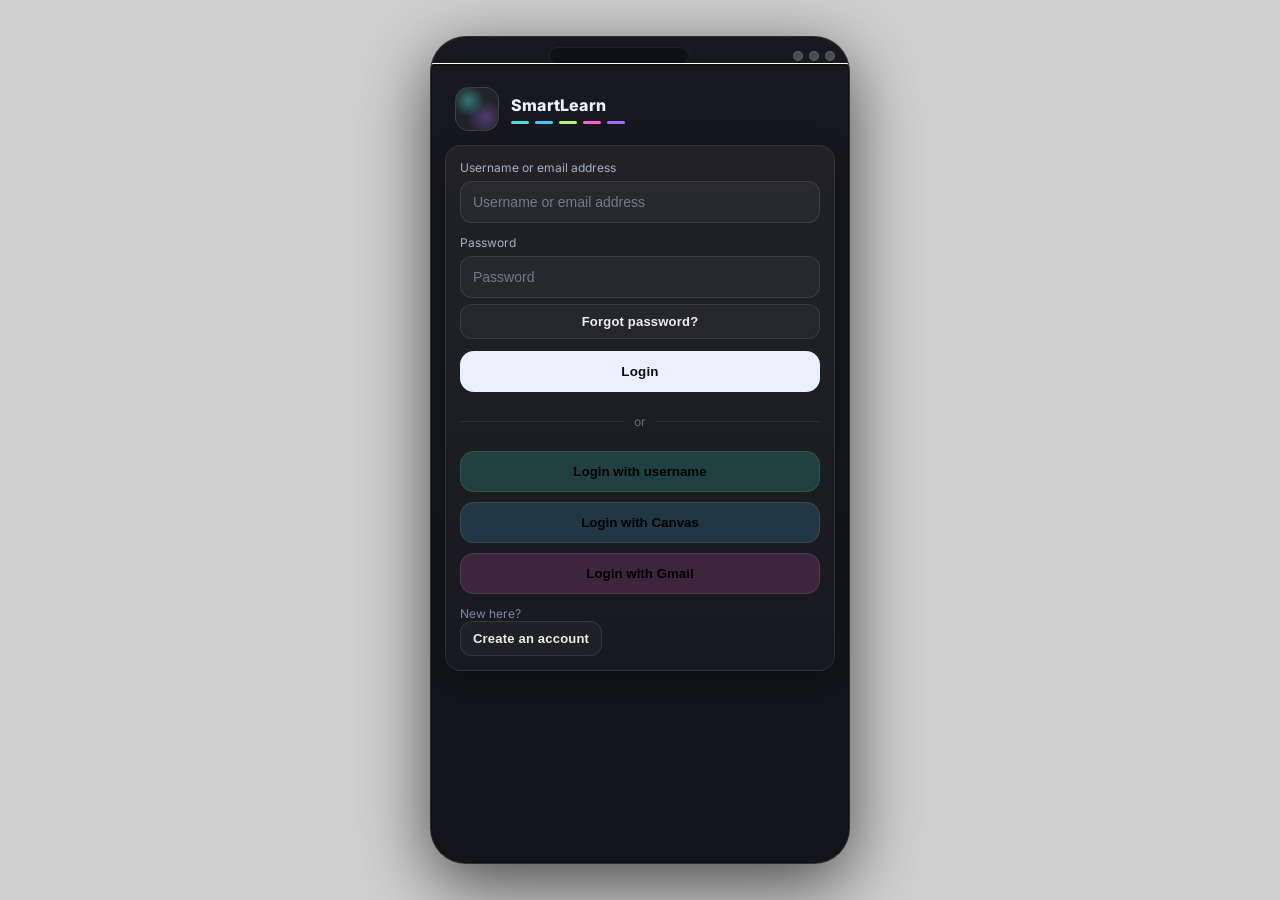
<file: index.html>
<!doctype html>
<html lang="en">
  <head>
    <meta charset="UTF-8" />
    <meta name="viewport" content="width=device-width, initial-scale=1, viewport-fit=cover" />
    <title>SmartLearn (Interactive Prototype)</title>
    <link rel="preconnect" href="https://fonts.googleapis.com" />
    <link rel="preconnect" href="https://fonts.gstatic.com" crossorigin />
    <link
      href="https://fonts.googleapis.com/css2?family=Inter:wght@400;500;600;700&display=swap"
      rel="stylesheet"
    />
    <link rel="stylesheet" href="./styles.css" />
  </head>
  <body>
    <main class="stage" aria-label="SmartLearn prototype">
      <section class="phone" role="application" aria-label="SmartLearn phone UI">
        <header class="statusbar" aria-hidden="true">
          <div class="status-left"></div>
          <div class="status-center"></div>
          <div class="status-right">
            <span class="sb-dot"></span>
            <span class="sb-dot"></span>
            <span class="sb-dot"></span>
          </div>
        </header>

        <header class="topbar" id="topbar">
          <button class="iconbtn" id="btnBack" type="button" aria-label="Back">
            <span aria-hidden="true">&lt;</span>
          </button>
          <div class="topbar-title">
            <div class="crumb" id="crumb"></div>
            <h1 id="title">SmartLearn</h1>
          </div>
        </header>

        <div class="content" id="content" tabindex="-1"></div>

        <nav class="tabbar" id="tabbar" aria-label="Bottom navigation">
          <button class="tab" data-tab="home" type="button" aria-label="Home">
            <span class="tab-ic" aria-hidden="true">⌂</span>
          </button>
          <button class="tab" data-tab="scan" type="button" aria-label="Scan">
            <span class="tab-ic" aria-hidden="true">▣</span>
          </button>
          <button class="tab tab-plus" data-tab="add" type="button" aria-label="Add content">
            <span class="tab-ic" aria-hidden="true">+</span>
          </button>
          <button class="tab" data-tab="resources" type="button" aria-label="Resources">
            <span class="tab-ic" aria-hidden="true">▦</span>
          </button>
          <button class="tab" data-tab="profile" type="button" aria-label="Profile">
            <span class="tab-ic" aria-hidden="true">⦿</span>
          </button>
        </nav>

        <div class="toast" id="toast" role="status" aria-live="polite" aria-atomic="true"></div>

        <dialog class="sheet" id="sheet">
          <form method="dialog" class="sheet-card">
            <div class="sheet-hd">
              <div class="sheet-grip" aria-hidden="true"></div>
              <h2 id="sheetTitle">Sheet</h2>
              <button class="iconbtn" value="cancel" aria-label="Close sheet" type="submit">✕</button>
            </div>
            <div class="sheet-bd" id="sheetBody"></div>
          </form>
        </dialog>
      </section>
    </main>

    <script src="./app.js"></script>
  </body>
</html>
</file>
<file: styles.css>
:root{
  --bg:#0f1116;
  --panel:#141821;
  --panel2:#0e131b;
  --stroke:#242a35;
  --stroke2:#2f3949;
  --text:#eef2f8;
  --muted:#a9b2c0;
  --muted2:#7d889a;
  --shadow: 0 20px 70px rgba(0,0,0,.65);
  --radius: 16px;
  --radius2: 12px;

  --aqua:#3fe2cf;
  --teal:#48c7ff;
  --lime:#b6f37a;
  --pink:#ff5fd1;
  --purple:#a26bff;
  --amber:#ffc25a;

  --btn:#eaf0ff;
  --btnText:#0b0d11;
}

*{ box-sizing:border-box; }
html,body{ height:100%; }
body{
  margin:0;
  font-family:Inter, system-ui, -apple-system, Segoe UI, Roboto, Arial, sans-serif;
  background:#d0d0d0;
  color:var(--text);
}

.stage{
  min-height:100%;
  display:grid;
  place-items:center;
  padding:28px 18px;
}

.phone{
  width:min(420px, 92vw);
  height:min(860px, 92vh);
  background: linear-gradient(180deg, rgba(255,255,255,.035), rgba(255,255,255,.01)) , var(--bg);
  border:1px solid rgba(255,255,255,.10);
  border-radius: 36px;
  box-shadow: var(--shadow);
  position:relative;
  overflow:hidden;
  display:flex;
  flex-direction:column;
}

.statusbar{
  height:28px;
  padding: 10px 14px 0 14px;
  display:flex;
  align-items:center;
  justify-content:space-between;
  color:rgba(255,255,255,.6);
  font-size:12px;
}
.status-center{
  width:140px;
  height:18px;
  border-radius:999px;
  background: rgba(0,0,0,.35);
  border:1px solid rgba(255,255,255,.08);
}
.status-right{ display:flex; gap:6px; align-items:center;}
.sb-dot{
  width:10px; height:10px; border-radius:50%;
  background: rgba(255,255,255,.22);
  border:1px solid rgba(255,255,255,.10);
}

.topbar{
  display:flex;
  align-items:center;
  gap:10px;
  padding: 10px 14px 8px 14px;
  border-bottom: 1px solid rgba(255,255,255,.06);
  background: linear-gradient(180deg, rgba(0,0,0,.35), transparent);
}
.topbar.hidden{ display:none; }

.iconbtn{
  width:36px; height:36px;
  display:grid; place-items:center;
  border-radius: 12px;
  border:1px solid rgba(255,255,255,.10);
  background: rgba(255,255,255,.04);
  color:rgba(255,255,255,.92);
  cursor:pointer;
}
.iconbtn:active{ transform: translateY(1px); }
.iconbtn[disabled]{ opacity:.45; cursor:not-allowed; }

.topbar-title{ flex:1; min-width:0; }
.crumb{
  font-size:12px;
  color:var(--muted2);
  min-height:16px;
  white-space:nowrap;
  overflow:hidden;
  text-overflow:ellipsis;
}
h1{
  font-size:16px;
  margin:0;
  font-weight:700;
  letter-spacing:.2px;
}

.content{
  flex:1;
  overflow:auto;
  padding: 14px 14px 18px 14px;
}

.tabbar{
  height:74px;
  display:flex;
  gap:10px;
  padding: 10px 12px 16px 12px;
  align-items:flex-end;
  border-top: 1px solid rgba(255,255,255,.06);
  background: linear-gradient(0deg, rgba(0,0,0,.45), transparent);
}
.tab{
  flex:1;
  border:1px solid rgba(255,255,255,.10);
  background: rgba(255,255,255,.02);
  color: rgba(255,255,255,.84);
  border-radius: 18px;
  padding:10px 10px;
  cursor:pointer;
  display:flex;
  align-items:center;
  justify-content:center;
  gap:8px;
  min-height:48px;
}
.tab .tab-ic{ font-size:16px; }
.tab .tab-tx{ font-size:12px; font-weight:600; letter-spacing:.2px; }
.tab[aria-current="page"]{
  border-color: rgba(63,226,207,.40);
  box-shadow: 0 0 0 1px rgba(63,226,207,.22) inset;
  background: rgba(63,226,207,.07);
}
.tab-plus{
  flex:0 0 60px;
  min-height:60px;
  border-radius: 22px;
  background: linear-gradient(180deg, rgba(63,226,207,.25), rgba(72,199,255,.12));
  border-color: rgba(63,226,207,.28);
}
.tab-plus .tab-ic{ font-size:22px; font-weight:700; }

.card{
  background: linear-gradient(180deg, rgba(255,255,255,.045), rgba(255,255,255,.02));
  border:1px solid rgba(255,255,255,.09);
  border-radius: var(--radius);
  padding:14px;
  box-shadow: 0 12px 35px rgba(0,0,0,.32);
}
.stack{ display:flex; flex-direction:column; gap:12px; }
.row{ display:flex; gap:10px; }
.row > *{ flex:1; }
.spacer{ height:6px; }

.brand{
  padding: 8px 10px 14px 10px;
  display:flex;
  align-items:center;
  gap:12px;
}
.brand-mark{
  width:44px; height:44px;
  border-radius: 14px;
  background: radial-gradient(24px 24px at 30% 30%, rgba(63,226,207,.45), transparent 65%),
              radial-gradient(28px 28px at 70% 70%, rgba(162,107,255,.35), transparent 65%),
              rgba(255,255,255,.05);
  border:1px solid rgba(255,255,255,.10);
}
.brand-name{
  font-weight:800;
  letter-spacing:.2px;
}
.brand-bar{
  display:flex;
  gap:6px;
  margin-top:6px;
}
.brand-bar span{
  display:block; height:3px; width:18px; border-radius:999px;
}
.b1{ background:var(--aqua); }
.b2{ background:var(--teal); }
.b3{ background:var(--lime); }
.b4{ background:var(--pink); }
.b5{ background:var(--purple); }

.field{
  display:flex;
  flex-direction:column;
  gap:6px;
}
.label{
  font-size:12px;
  color:var(--muted);
}
input, textarea, select{
  width:100%;
  border-radius: 12px;
  border:1px solid rgba(255,255,255,.10);
  background: rgba(255,255,255,.04);
  color: var(--text);
  padding: 12px 12px;
  font-size:14px;
  outline:none;
}
textarea{ min-height:120px; resize:none; }
input::placeholder, textarea::placeholder{ color: rgba(169,178,192,.6); }
input:focus, textarea:focus, select:focus{
  border-color: rgba(63,226,207,.35);
  box-shadow: 0 0 0 2px rgba(63,226,207,.14);
}

.btn{
  border:none;
  background: rgba(255,255,255,.06);
  color: rgba(255,255,255,.92);
  padding: 12px 14px;
  border-radius: 14px;
  cursor:pointer;
  font-weight:700;
  letter-spacing:.2px;
  display:flex;
  align-items:center;
  justify-content:center;
  gap:8px;
  border:1px solid rgba(255,255,255,.10);
}
.btn:active{ transform: translateY(1px); }
.btn.primary{
  background: #e8f1ff;
  color: var(--btnText);
  border-color: rgba(234,240,255,.2);
}
.btn.ghost{
  background: rgba(255,255,255,.03);
}
.btn.pill{
  border-radius:999px;
  padding: 10px 14px;
  font-weight:700;
}
.btn.sm{ padding: 9px 12px; border-radius: 12px; font-size:13px; }

.altlist{ display:flex; flex-direction:column; gap:10px; }
.alt{
  border-radius: 14px;
  padding: 12px 14px;
  border:1px solid rgba(255,255,255,.10);
  cursor:pointer;
  font-weight:700;
  display:flex;
  justify-content:center;
}
.alt.aqua{ background: rgba(63,226,207,.18); }
.alt.teal{ background: rgba(72,199,255,.16); }
.alt.pink{ background: rgba(255,95,209,.16); }

.subtle{
  font-size:12px;
  color:var(--muted2);
}
.divider{
  display:flex;
  align-items:center;
  gap:10px;
  color: rgba(169,178,192,.55);
  font-size:12px;
  margin: 10px 0;
}
.divider:before,.divider:after{
  content:"";
  height:1px;
  flex:1;
  background: rgba(255,255,255,.08);
}

.list{
  display:flex;
  flex-direction:column;
  gap:10px;
}
.item{
  border-radius: var(--radius2);
  border:1px solid rgba(255,255,255,.10);
  background: rgba(255,255,255,.03);
  padding: 12px 12px;
  display:flex;
  align-items:center;
  gap:10px;
  cursor:pointer;
}
.item:active{ transform: translateY(1px); }
.ic{
  width:36px; height:36px;
  border-radius: 12px;
  display:grid; place-items:center;
  background: rgba(255,255,255,.06);
  border: 1px solid rgba(255,255,255,.10);
  color: rgba(255,255,255,.9);
}
.it-main{ flex:1; min-width:0; }
.it-title{ font-weight:800; font-size:14px; }
.it-sub{ font-size:12px; color:var(--muted2); margin-top:4px; white-space:nowrap; overflow:hidden; text-overflow:ellipsis; }
.chev{ color: rgba(255,255,255,.6); font-weight:900; }

.pillrow{ display:flex; gap:10px; flex-wrap:wrap; }
.pill{
  border-radius:999px;
  padding: 10px 12px;
  border:1px solid rgba(255,255,255,.10);
  background: rgba(255,255,255,.03);
  font-weight:800;
  cursor:pointer;
  display:flex;
  align-items:center;
  gap:8px;
}

.kpi{
  display:grid;
  grid-template-columns: 1fr 1fr;
  gap:10px;
}
.kpi .box{
  border-radius: var(--radius2);
  padding: 12px;
  background: rgba(255,255,255,.03);
  border:1px solid rgba(255,255,255,.08);
}
.kpi .num{ font-size:18px; font-weight:900; }
.kpi .cap{ font-size:12px; color:var(--muted2); margin-top:6px; }

.progress{
  height:10px;
  background: rgba(255,255,255,.06);
  border:1px solid rgba(255,255,255,.08);
  border-radius:999px;
  overflow:hidden;
}
.progress > div{
  height:100%;
  width:40%;
  background: linear-gradient(90deg, rgba(63,226,207,.9), rgba(72,199,255,.75));
}

.toast{
  position:absolute;
  left:12px; right:12px;
  bottom: 92px;
  padding: 12px 12px;
  border-radius: 14px;
  background: rgba(10,12,16,.88);
  border:1px solid rgba(255,255,255,.12);
  box-shadow: 0 12px 40px rgba(0,0,0,.45);
  color: rgba(255,255,255,.92);
  transform: translateY(18px);
  opacity:0;
  pointer-events:none;
  transition: opacity .18s ease, transform .18s ease;
  font-size:13px;
}
.toast.show{ opacity:1; transform: translateY(0); }

.sheet{
  border:none;
  padding:0;
  width:min(420px, 92vw);
  border-radius: 22px;
  background: transparent;
}
.sheet::backdrop{
  background: rgba(0,0,0,.55);
}
.sheet-card{
  border-radius: 22px;
  background: linear-gradient(180deg, rgba(255,255,255,.05), rgba(255,255,255,.02)), var(--bg);
  border:1px solid rgba(255,255,255,.10);
  overflow:hidden;
  box-shadow: var(--shadow);
}
.sheet-hd{
  display:flex;
  align-items:center;
  justify-content:space-between;
  gap:10px;
  padding: 12px 12px;
  border-bottom:1px solid rgba(255,255,255,.08);
}
.sheet-grip{
  width:52px; height:5px;
  border-radius:999px;
  background: rgba(255,255,255,.14);
  position:absolute;
  left:50%;
  transform: translateX(-50%);
  margin-top:-2px;
}
.sheet-hd h2{ margin:0; font-size:14px; font-weight:900; letter-spacing:.2px; }
.sheet-bd{ padding: 12px; max-height: 64vh; overflow:auto; }

.grid2{
  display:grid;
  grid-template-columns: 1fr 1fr;
  gap:12px;
}
.tile{
  border-radius: 18px;
  padding: 14px 12px;
  background: rgba(255,255,255,.03);
  border:1px solid rgba(255,255,255,.10);
  cursor:pointer;
  min-height:88px;
  display:flex;
  flex-direction:column;
  justify-content:space-between;
}
.tile .t-ic{
  width:44px; height:44px; border-radius: 16px;
  display:grid; place-items:center;
  border:1px solid rgba(255,255,255,.10);
  background: rgba(255,255,255,.06);
  font-size:18px;
}
.tile .t-lb{ font-weight:900; }
.tile.aqua{ border-color: rgba(63,226,207,.22); box-shadow: 0 0 0 1px rgba(63,226,207,.10) inset; }
.tile.pink{ border-color: rgba(255,95,209,.20); box-shadow: 0 0 0 1px rgba(255,95,209,.10) inset; }
.tile.teal{ border-color: rgba(72,199,255,.20); box-shadow: 0 0 0 1px rgba(72,199,255,.10) inset; }
.tile.amber{ border-color: rgba(255,194,90,.22); box-shadow: 0 0 0 1px rgba(255,194,90,.10) inset; }
.tile.purple{ border-color: rgba(162,107,255,.20); box-shadow: 0 0 0 1px rgba(162,107,255,.10) inset; }

.hidden{ display:none !important; }

@media (prefers-reduced-motion: reduce){
  *{ scroll-behavior:auto !important; transition:none !important; }
}
</file>
